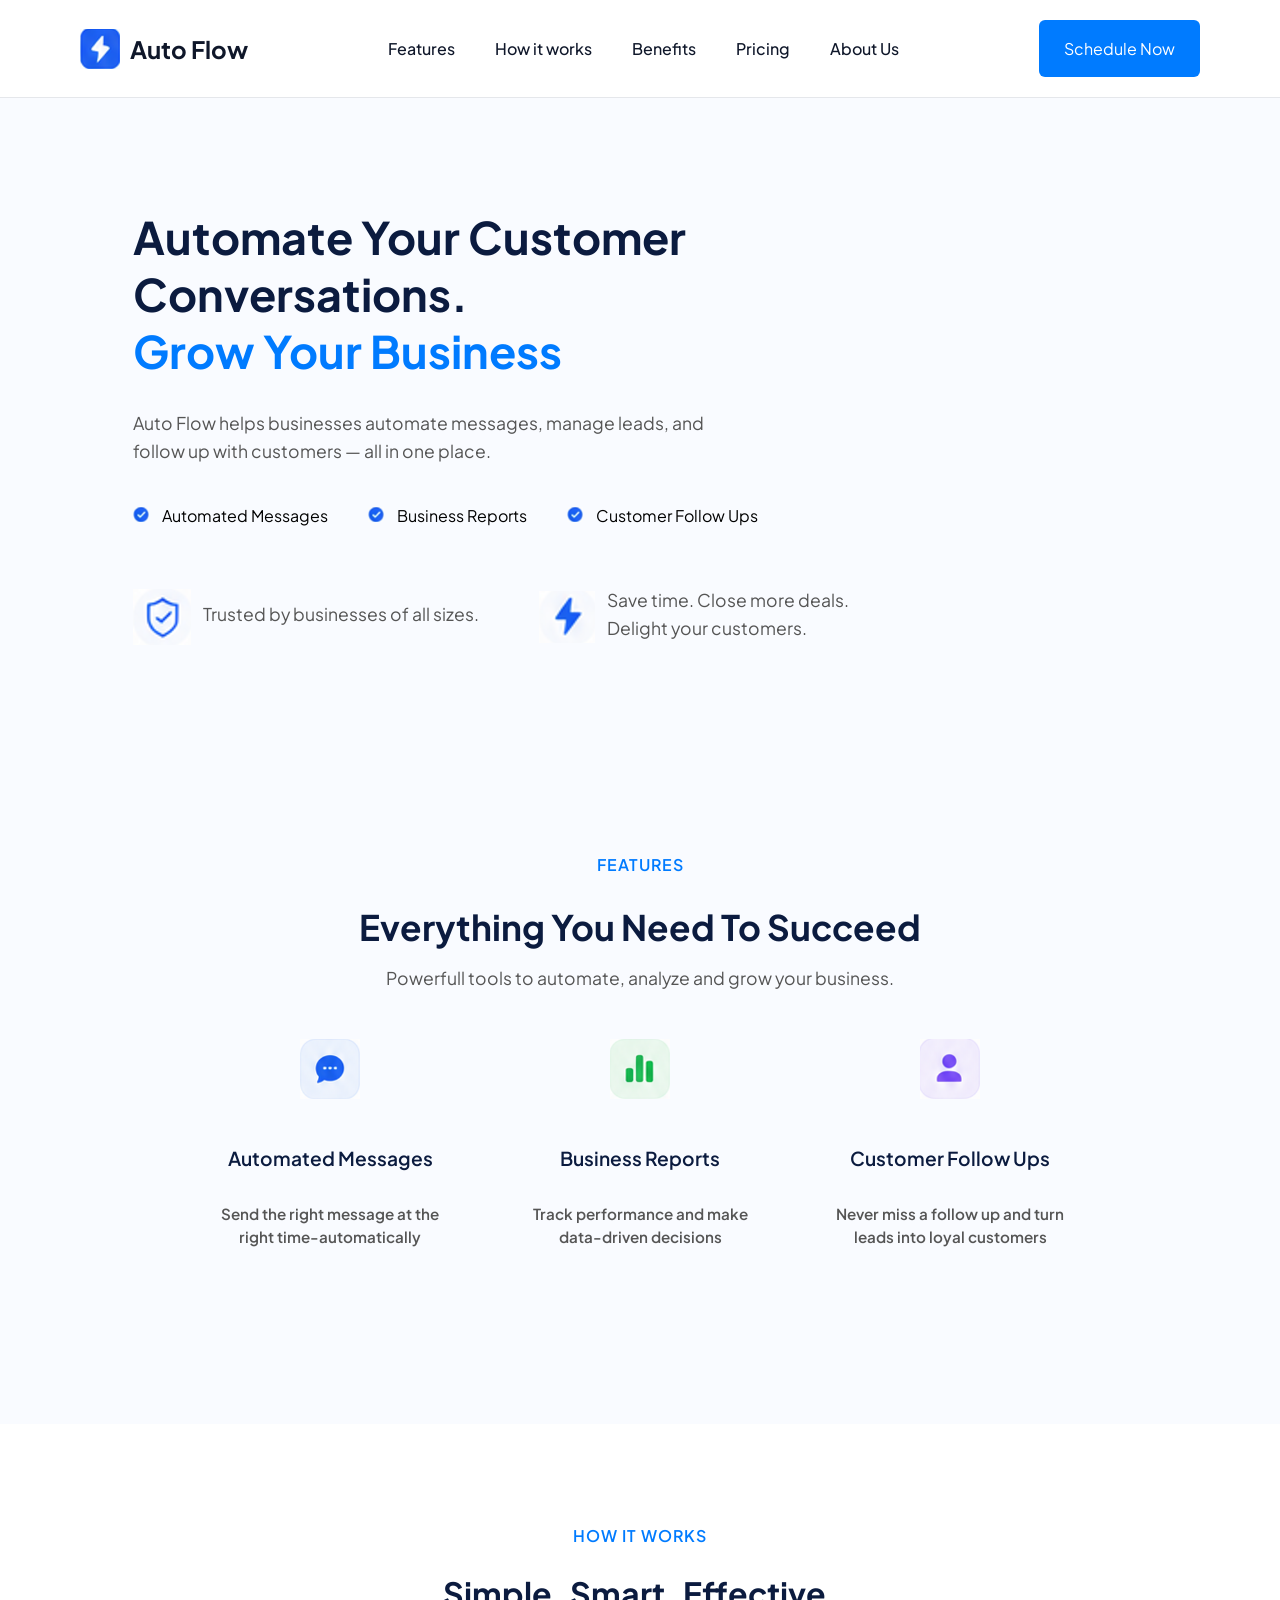
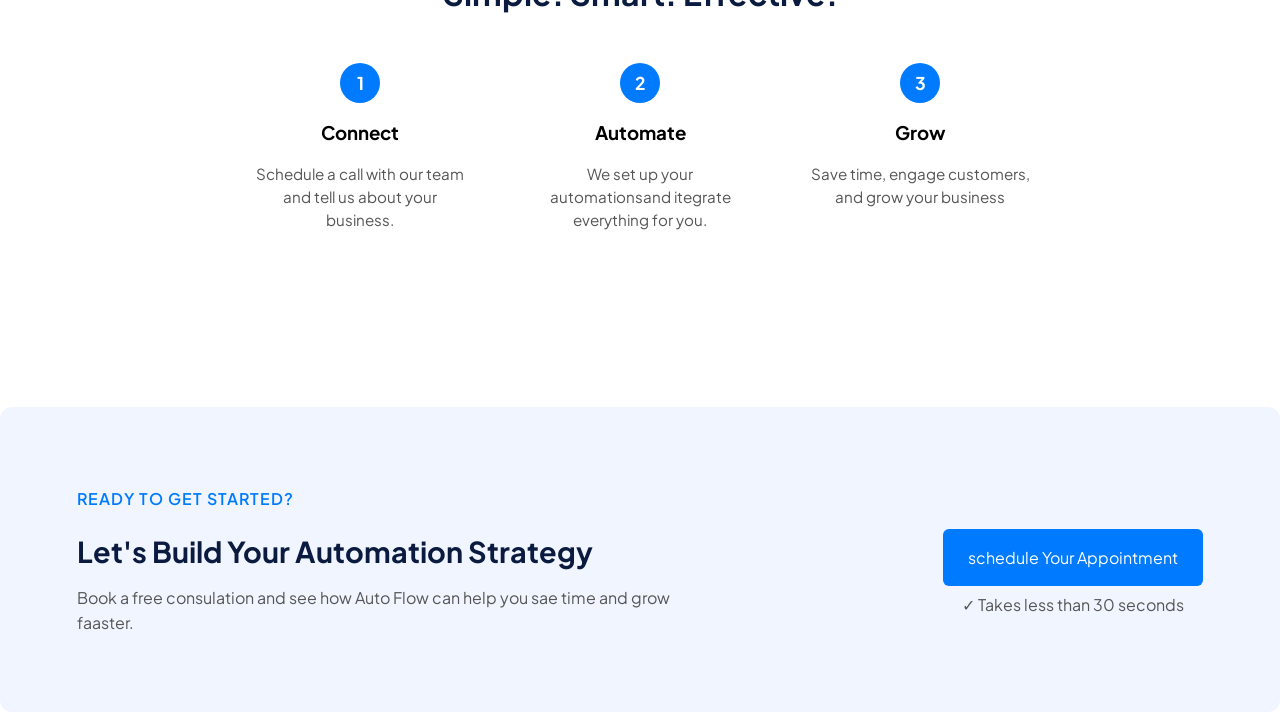
<file: index.html>
<!DOCTYPE html>
<html lang="en">
<head>
    <meta charset="UTF-8">
    <meta name="viewport" content="width=device-width, initial-scale=1.0">
    <title>Document</title>
    <link rel="stylesheet" href="saas-homepage.css">
</head>

<body>
    <header class="navbar">
        <div class = "logo">
        <img src="Images/logo.png" alt="Auto Flow Logo" class="logo-image">
            <span> Auto Flow  </span>
        </div>

        <nav class = "nav-links">
            <a href="#features">Features</a>
            <a href="#how-it-works">How it works</a>
            <a href="#benefits">Benefits</a>
            <a href="#pricing">Pricing</a>
            <a href="#about-us">About Us</a>
        </nav>
        <a href="Pages/saas_form.html">
            <div class="schedule-btn">
                <button>Schedule Now</button>
            </div>
        </a>
    </header>
     
    <div class="Hero-box">
        <div class= "Hero-content ">
            <h1> Automate Your Customer Conversations. <br><span>Grow Your Business</span> </h1>
            <p class="Hero-description"> 
                  Auto Flow helps businesses automate messages, manage leads, and follow up with customers — all in one place. 
                  
            </p>

            <div class="Hero-icons">
                <div class="featured-item"><img src="Images/check.png" alt="check icon"> Automated Messages</div>
                <div class="featured-item"><img src="Images/check.png" alt="check icon"> Business Reports</div>
                <div class="featured-item"><img src="Images/check.png" alt="check icon"> Customer Follow Ups</div>
            </div>
            <div class="Hero-bottom">
                <div class="Bottom-item">
                    <span calss="icon">
                        <img src="Images/trusted.png" alt="Trusted icon">
                    </span>
                    <p>Trusted by businesses of all sizes.</p>
                </div>
                <div class="Bottom-item">
                    <span class="icon">
                        <img src="Images/save-time.png" alt="lighning icon">
                    </span>
                    <p> Save time. Close more deals.<br> Delight your customers.</p>
                </div>
            </div>
        </div>
    </div>   

    <section class="features-section">
        <h4 class="section-label">FEATURES</h4>
        <h2>Everything You Need To Succeed</h2>
        <p class="section-description">
            Powerfull tools to automate, analyze and grow your business.
        </p>
        <div class="features-grid">
            <div class="feature-item">
                <img src="Images/message-icon.png" alt="Automated Messages icon">
                <h3>Automated Messages</h3>
                <p>Send the right message at the right time-automatically</p>
            </div>

            <div class="feature-item">
                <img src="Images/analytics-icon.png" alt="Reports icon">
                <h3>Business Reports</h3>
                <p>Track performance and make data-driven decisions</p>
            </div>

            <div class="feature-item">
                <img src="Images/profile_icon.png" alt="Follow-Ups icon">
                <h3>Customer Follow Ups</h3>
                <p>Never miss a follow up and turn leads into loyal customers</p>
            </div>
        </div>
    </section>

    <section class="How-it-works">
        <h4 class="section-label">HOW IT WORKS</h4>
        <h2>Simple. Smart. Effective.</h2>

        <div class="steps-grid">
            <div class="step-item">
                <div class="step-number">1</div>
                <h3>Connect</h3>
                <p>Schedule a call with our team and tell us about your business.</p>
            </div>

            <div class="step-item">
                <div class="step-number">2</div>
                <h3>Automate</h3>
                <p>We set up your automationsand itegrate everything for you.</p>
            </div>

            <div class="step-item">
                <div class="step-number">3</div>
                <h3>Grow</h3>
                <p>Save time, engage customers, and grow your business</p>
            </div>
        </div>
    </section>

    <section class="cta-section">
        <div class="cta-content">
            <h4 class="section-label">READY TO GET STARTED?</h4>
            <h2>Let's Build Your Automation Strategy</h2>
            <p>
                Book a free consulation and see how Auto Flow can help you sae time and grow faaster.
            </p>
        </div>
        <div class="cta-button">
        <a href="Pages/saas_form.html">
            <button>schedule Your Appointment</button>
        </a>
            <span>✓ Takes less than 30 seconds</span>
        </div>
    </section>



    

        
</body>
</html>
</file>
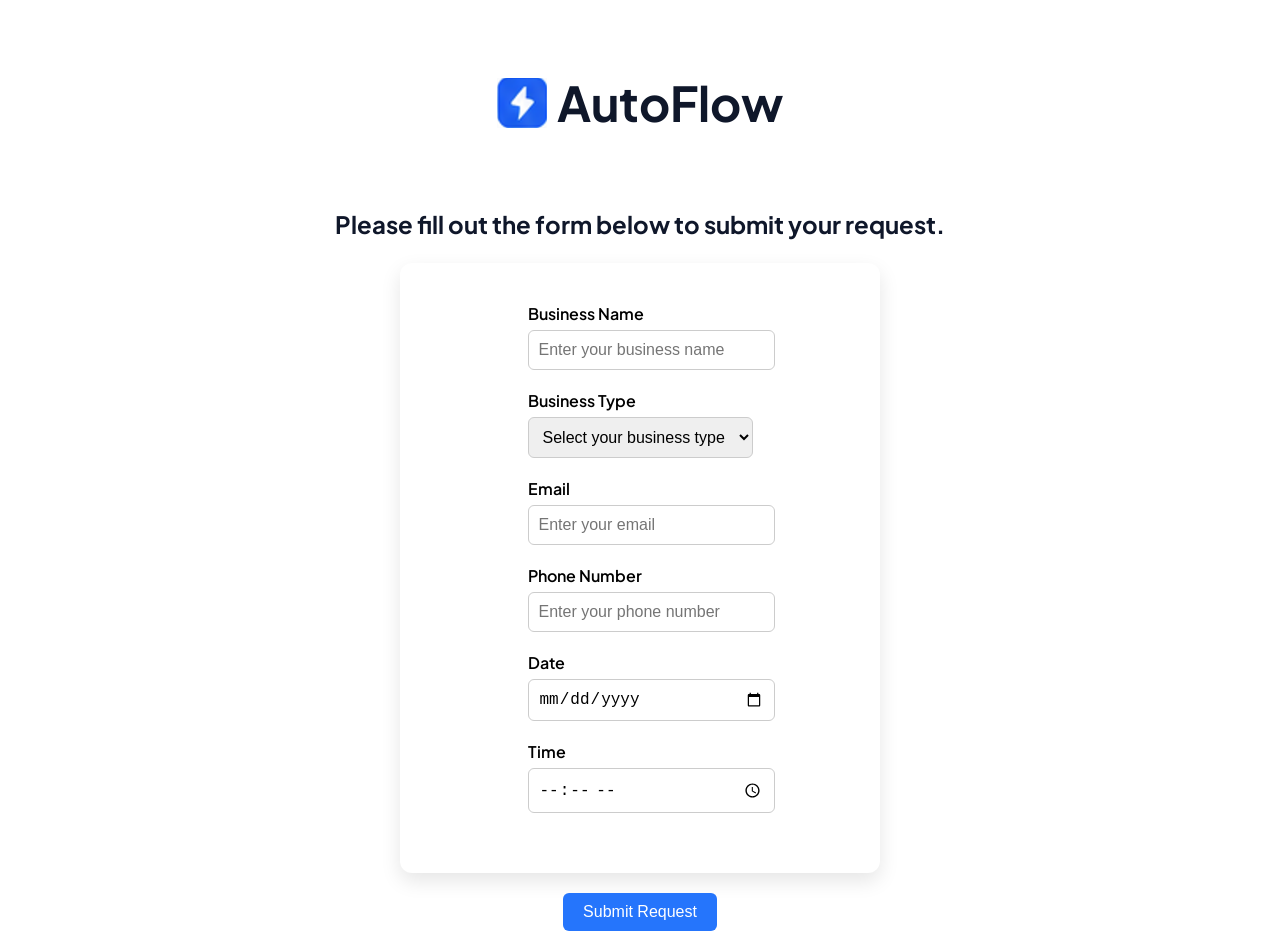
<file: Pages/saas_form.html>
<!DOCTYPE html>
<html lang="en">
<head>
    <meta charset="UTF-8">
    <meta name="viewport" content="width=device-width, initial-scale=1.0">
    <title>Document</title>
    <link rel="stylesheet" href="../saas-form.css">
</head>
<body>
    
    <div class="topbar">
        <div class="name">        
            <img src="../Images/logo.png" alt="Logo">
        <h1> AutoFlow</h1>
        </div>
    </div>

    <div class="formP">
        <p> Please fill out the form below to submit your request. </p>
    </div>




    <div class="form">
    <form action="action_page.php" method="post">

    
        <div>
            <div class="Dlabels">               
                <label for="bName"> Business Name </label>
            </div>



            <div class="Fin">
                <input type="text" id="bName" name="bName" placeholder="Enter your business name" required>
            </div>
        </div>



        <div>
            <div class="Dlabels">
            <label for="bType"> Business Type </label>
            </div>

            <div class="Fin">
            <select id="bType" name="bType" required>
                <option value="" disabled selected>Select your business type</option>
                <option value="Barber shop">Barber shop</option>
                <option value="Nail salon">Nail salon</option>
                <option value="Other">Other</option>
            </select>
            </div>
        </div>



        <div> 
            <div class="Dlabels">
                <label for="email"> Email </label>
            </div>


            <div class="Fin">
                <input type="email" id="email" name="email" placeholder="Enter your email" required>
            </div>
        </div>



        <div>
            <div class="Dlabels">
            <label for="phone"> Phone Number </label>
            </div>

            <div class="Fin">
                <input type="tel" id="phone" name="phone" placeholder="Enter your phone number" required>
            </div>
        </div>



        <div>
            <div class="Dlabels">
            <label for="date"> Date </label>
            </div>

        </div>  
            <div class="Fin">
                <input type="date" id="date" name="date" required>
            </div>



        <div class="Dlabels">
            <label for="Time"> Time</label>
        </div>

        <div class="Fin">
            <input type="time" id="Time" name="time" required>
        </div>

        
        </div>


     </div> 
        <div class="submit">
            <input type="submit" value="Submit Request">
        </div>
      
    </form>
</file>
<file: saas-homepage.css>
@import url('https://fonts.googleapis.com/css2?family=Plus+Jakarta+Sans:ital,wght@0,200..800;1,200..800&display=swap');

*{
    box-sizing: border-box;
}

body{
    margin: 0;
    overflow-x: hidden;
    font-family:"Plus Jakarta Sans", sans-serif;
}

img{
    max-width: 100%;
}

.logo{
    font-size: 24px;
    font-weight: 700;
    color: #0f172a;
    font-family: "Plus Jakarta Sans", sans-serif;
    display: flex;
    align-items: center;   
    gap: 10px;
}
.logo img{
    width: 40px;
    height: 40px;
}
.navbar{
    display: flex;
    justify-content: space-between;
    align-items: center;
    padding: 20px 80px;
}
.nav-links{
    display: flex;
    gap: 40px;
}
.nav-links a{
    text-decoration: none;
    color: #0f172a;
    font-weight: 500;
    font-family: "Plus Jakarta Sans", sans-serif;
}
.navbar {
    display: flex;
    justify-content: space-between;
    align-items: center;
    overflow-x: hidden;
    padding: 20px 80px;
    border-bottom: 1px solid #e5e7eb;
    background-color: white;
}
.schedule-btn button{
    background-color: #007bff;
    color: #fff;
    border:none;
    padding: 18px 25px;
    border-radius:6px;
    font-size: 1rem;
    cursor: pointer;
    transition: background-color 0.3s ease, box-shadow 0.3s ease;
    font-family:"Plus Jakarta Sans", sans-serif ;
}
.schedule-btn button:hover{
    background-color: #0056b3;
}






.Hero-box{
    max-width :100vw;
    Background-color: #f9fbff; 
    padding: 80px 6%;
    overflow-x: hidden;
    display: flex;
    flex-wrap: wrap;
    justify-content: center;
}
.Hero-content h1 {
    font-size: 2.8rem;
    font-weight: 700;
    color:#0b1b3f;
    font-family:"Plus Jakarta Sans", sans-serif;
}
.Hero-content h1 span {
    color: #007bff;
}
.Hero-content p{
    font-size: 1.1rem;
    color: #555;
    margin: 20px 0;
    max-width: 600px;
    line-height: 1.6;
    margin-bottom: 30px;
}
.Hero-content{
    text-align: left;
    max-width: 800px;
    margin-left: 5%;
    margin-right: auto;
    display: inline-block;
}

.Hero-description{
    font-size: 1.1rem;
    color: #555;
    max-width: 600px;
    line-height: 1.6;
    margin-bottom: 30px;
    font-family:"Plus Jakarta Sans", sans-serif ;
}
.Hero-icons{
    display: flex;
    gap:40px;
    margin-bottom: 40px;
    font-family:"Plus Jakarta Sans", sans-serif ;
    margin-top: 40px;
}
.featured-item img{
   width: 26px;
   height: 15px;
   padding-right: 10px;
   aspect-ratio: 1.1;
}
.feature-item{
    font-weight: 600;
    color:#0b1b3f;
    display: block;
    align-items: center;
    gap:8px;
    padding-top:80px 10% ;
    flex-shrink: 0;
}
.Hero-bottom{
    display: flex;
    gap:60px;
    margin-top: 20px;
}
.Bottom-item{
    display: flex;
    align-items: center;
    gap: 12px;
    color: #0b1b3f;
    font-family:"Plus Jakarta Sans", sans-serif ;
    font-weight: 400;
}

.icon{
    font-size: 1.5rem;
    color:#007bff;
}

.features-section{
    max-width: 100vw;
    background-color: #f9fbff;
    text-align: center;
    padding: 80px 10%;
    overflow-x: hidden ;
}
.section-label{
    color: #007bff;
    font-weight: 600;
    letter-spacing: 1px;
    margin-bottom: 10px;
}
.features-section h2{
    font-family:"Plus Jakarta Sans", sans-serif ;
    font-size: 2.2rem;
    font-weight: 700;
    color: #0b1b3f;
    margin-bottom: 10px;
}
.section-description{
    color:#555;
    font-size: 1.1rem;
    margin-bottom: 50px;
    font-family:"Plus Jakarta Sans", sans-serif ;
}
.features-grid{
    display:flex;
    justify-content: center;
    gap:60px;
    margin-bottom: 80px;
    flex-wrap: wrap;
}
.feature-item{
    display: flex;
    flex-direction: column;
    align-items: center;
    width: 250px;
    text-align: center;
}
.feature-item img{
    width: 60px;
    height: 60px;
    margin-bottom: 20px;
}
.feature-item h3 {
  font-family:"Plus Jakarta Sans", sans-serif ;  
  font-size: 1.2rem;
  font-weight: 600;
  color: #0b1b3f;
  margin-bottom: 10px;
}
.feature-item p{
    color:#555;
    font-size: 0.95rem;
    line-height: 1.5;
    font-family:"Plus Jakarta Sans", sans-serif ;
}

.How-it-works{
    text-align: center;
    padding: 80px 6%;
    box-sizing: border-box ;
    max-width: 100vw;
}
.How-it-works h2{
    font-family:"Plus Jakarta Sans", sans-serif ;
    font-size: 2rem;
    font-weight: 700;
    color: #0b1b3f;
    margin-bottom: 50px;
}
.steps-grid{
    display: flex;
    justify-content: center;
    gap: 60px;
}
.step-item{
    width: 220px;
    text-align: center;
}
.step-item h3{
    font-family:"Plus Jakarta Sans", sans-serif ;
}
.step-number{
    background-color: #007bff;
    color: #fff;
    font-weight: 700;
    border-radius: 50%;
    width:40px;
    height:40px;
    display:flex;
    align-items: center;
    justify-content: center;
    margin:0 auto 15px;
    font-size: 1.1rem;
    font-family:"Plus Jakarta Sans", sans-serif ;
}
.step-item p{
    color: #555;
    font-size: 0.95rem;
    line-height: 1.5;
    font-family:"Plus Jakarta Sans", sans-serif ;
}


.cta-section{
    background-color: #f0f5ff;
    padding: 60px 6%;
    border-radius: 12px;
    margin-top: 80px;
    display: flex;
    justify-content: space-between; 
    align-items: center;
    flex-wrap: wrap;
    box-sizing: border-box;
    max-width: 100vw;
    overflow-x: hidden;
}
.cta-content{
    flex:1 1 600px;
}
.cta-content h2{
    font-size: 1.8rem;
    font-weight: 700;
    color: #0b1b3f;
    margin-bottom: 15px;
    font-family:"Plus Jakarta Sans", sans-serif ;
}
.cta-content h4{
    color: #007bff;
    font-weight: 600;
    letter-spacing: 1px;
    margin-bottom: 10px;
}
.cta-content p{
    color: #555;
    font-size: 1rem;
    line-height: 1.6;
    max-width: 600px;
    font-family:"Plus Jakarta Sans", sans-serif ;
}

.cta-button{
    display: flex;
    align-items: center;
    gap: 20px;
    margin-top: 25px;
    flex-direction: column;
    gap:8px;
    
}
.cta-button button{
    background-color: #007bff;
    color: #fff;
    border:none;
    padding: 18px 25px;
    border-radius:6px;
    font-size: 1rem;
    cursor: pointer;
    transition: background-color 0.3s ease, box-shadow 0.3s ease;
    font-family:"Plus Jakarta Sans", sans-serif ;
}
.cta-button button:hover{
    background-color: #0056b3;
}
.cta-button span{
    color: #555;
    font-size: 0.9rem;
    font-family:"Plus Jakarta Sans", sans-serif ;
    font-size: 1rem;
    
}

@media (max-width: 900px){
    .navbar{
        align-items: flex-start;
        flex-wrap: wrap;
        gap: 18px;
        padding: 18px 6%;
    }

    .nav-links{
        order: 3;
        width: 100%;
        gap: 18px;
        overflow-x: auto;
        padding-bottom: 4px;
    }

    .nav-links a{
        flex: 0 0 auto;
        font-size: 0.95rem;
    }

    .schedule-btn button,
    .cta-button button{
        padding: 14px 20px;
    }

    .Hero-box,
    .features-section,
    .How-it-works{
        padding: 60px 6%;
    }

    .Hero-content{
        margin: 0;
        max-width: 100%;
    }

    .Hero-content h1{
        font-size: 2.25rem;
        line-height: 1.15;
    }

    .Hero-icons,
    .Hero-bottom,
    .steps-grid{
        flex-direction: column;
        gap: 18px;
    }

    .Hero-icons{
        margin-bottom: 28px;
    }

    .Bottom-item{
        align-items: flex-start;
    }

    .features-grid{
        gap: 28px;
        margin-bottom: 40px;
    }

    .feature-item,
    .step-item{
        width: min(100%, 320px);
    }

    .cta-section{
        margin-top: 50px;
        padding: 44px 6%;
        gap: 24px;
        border-radius: 0;
    }

    .cta-content{
        flex-basis: 100%;
    }

    .cta-button{
        align-items: flex-start;
        width: 100%;
    }
}

@media (max-width: 560px){
    .logo{
        font-size: 1.15rem;
    }

    .logo img{
        width: 34px;
        height: 34px;
    }

    .navbar{
        padding: 16px 5%;
    }

    .navbar > a{
        width: 100%;
        text-decoration: none;
    }

    .schedule-btn button,
    .cta-button button{
        width: 100%;
        min-height: 48px;
        font-size: 0.95rem;
    }

    .nav-links{
        gap: 14px;
    }

    .nav-links a{
        font-size: 0.9rem;
    }

    .Hero-box,
    .features-section,
    .How-it-works{
        padding: 44px 5%;
    }

    .Hero-content h1{
        font-size: 1.85rem;
    }

    .Hero-description,
    .section-description{
        font-size: 1rem;
    }

    .Hero-icons{
        gap: 14px;
        margin-top: 28px;
    }

    .featured-item{
        display: flex;
        align-items: flex-start;
        gap: 8px;
    }

    .featured-item img{
        flex: 0 0 15px;
        padding-right: 0;
        margin-top: 3px;
    }

    .Hero-bottom{
        gap: 14px;
    }

    .Bottom-item img{
        width: 34px;
        height: 34px;
    }

    .features-section h2,
    .How-it-works h2,
    .cta-content h2{
        font-size: 1.55rem;
        line-height: 1.2;
    }

    .section-description{
        margin-bottom: 34px;
    }

    .features-grid{
        gap: 22px;
    }

    .feature-item{
        padding-top: 0;
    }

    .How-it-works h2{
        margin-bottom: 32px;
    }

    .cta-section{
        padding: 36px 5%;
    }
}
</file>
<file: saas-form.css>
@import url('https://fonts.googleapis.com/css2?family=Plus+Jakarta+Sans:ital,wght@0,200..800;1,200..800&display=swap');

/*
top
*/
.topbar{
    display: flex;
    justify-content: center;
    align-items: center;
    padding: 20px 80px;
    margin-top:20px;
    max-width: 100vw;

}
.name{
    font-size: 24px;
    font-weight: 700;
    color: #0f172a;
    font-family: "Plus Jakarta Sans", sans-serif;
    display: flex;
    align-items: center;   
    gap: 10px;
}
.name img{
    height: 50px;
    width: 50px;
}
.formP{
    font-size: 24px;
    font-weight: 700;
    color: #0f172a;
    font-family: "Plus Jakarta Sans", sans-serif;
    display: flex;
    align-items: center;
    justify-content: center;   
}
/*
middle
*/
.form{
    background-color: white;
    padding: 40px;
    border-radius: 12px;
    box-shadow: 0 8px 20px rgba(0, 0, 0, 0.1);
    width: 400px;
    display: flex;
    flex-direction: column;
    align-items: center;
    justify-content: center;
    margin: 0 auto;
}

.Dlabels{
    font-weight: 600;
    margin-bottom: 6px;
    display: block;
    font-family: "Plus Jakarta Sans", sans-serif;
}
.Fin input,
.Fin select {
  width: 100%;
  padding: 10px;
  margin-bottom: 20px;
  border: 1px solid #ccc;
  border-radius: 6px;
  font-size: 16px;
}
.submit{
    width: 100%;
    display: flex;
    justify-content: center;
    margin-top: 20px;
}
.submit input {
  width: auto;
  padding:10px 20px;
  background-color: #2575fc;
  color: white;
  border: none;
  border-radius: 6px;
  font-size: 16px;
  cursor: pointer;
  transition: background-color 0.3s ease;
  align-self: center;
  display: inline-block;
  
}
.submit input:hover {
  background-color: #0f0877;
}
</file>
